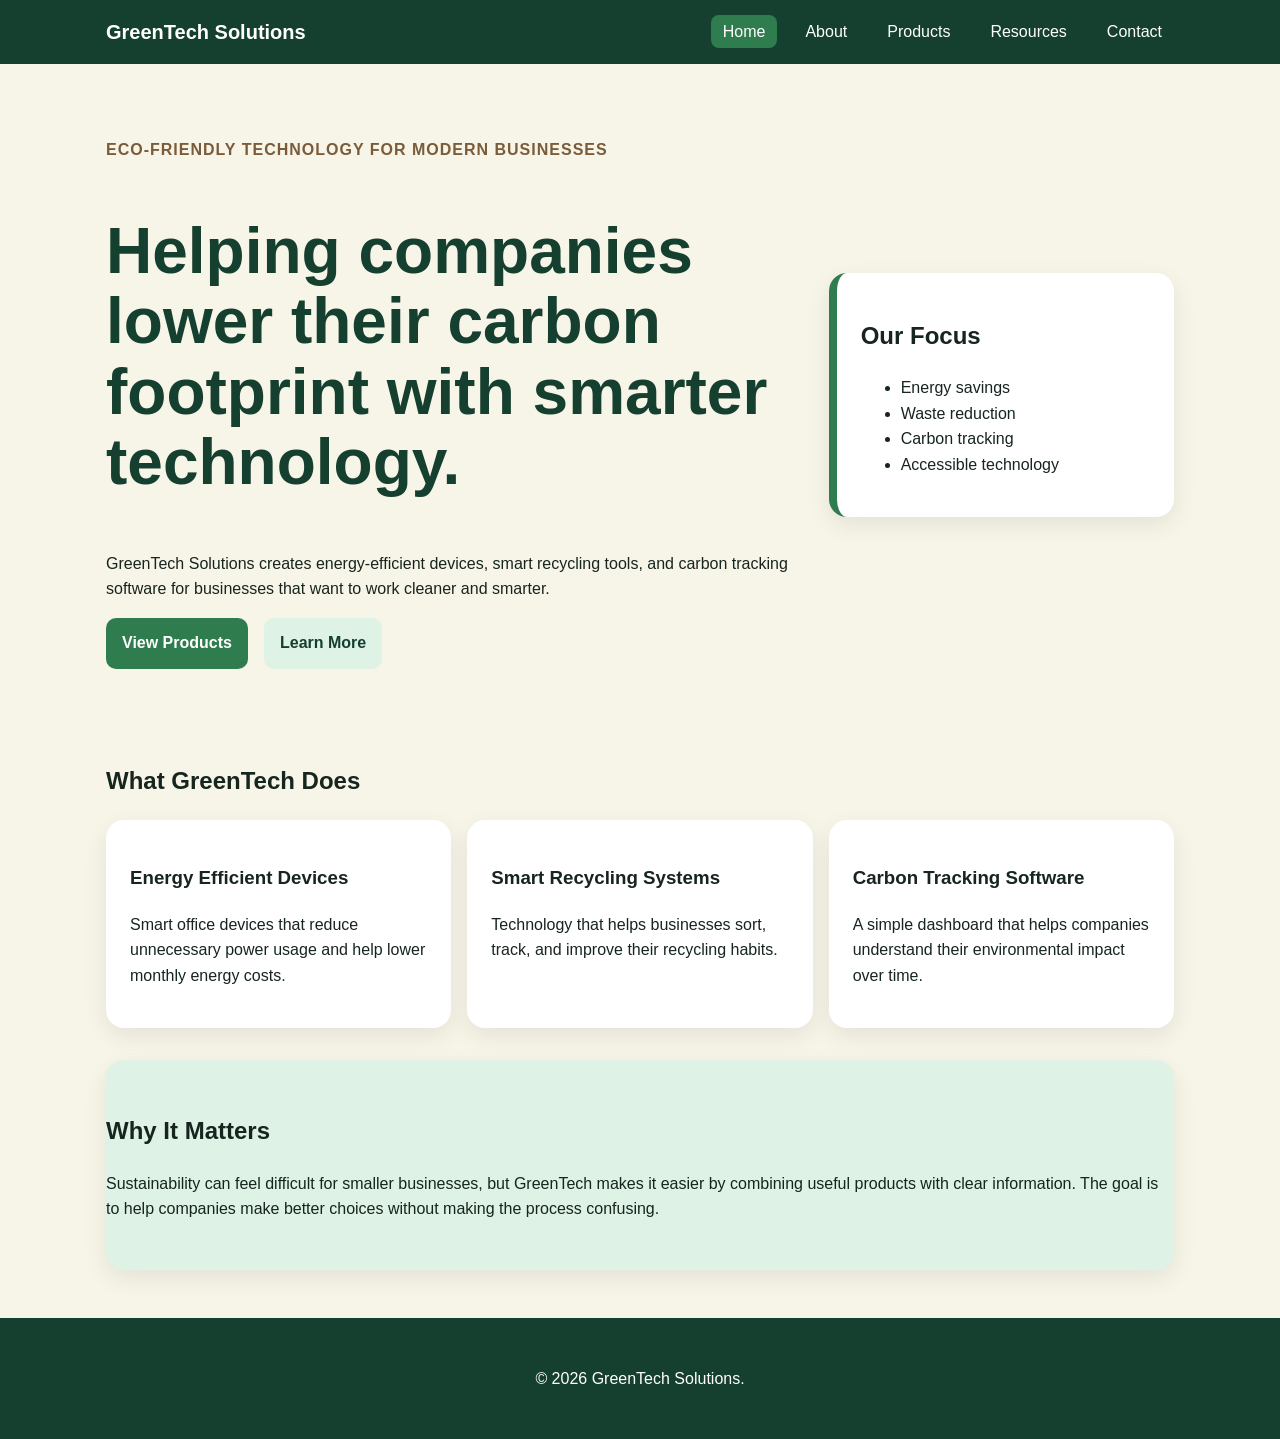
<file: index.html>
<!DOCTYPE html>
<html lang="en">
<head>
  <meta charset="UTF-8">
  <meta name="viewport" content="width=device-width, initial-scale=1.0">
  <title>GreenTech Solutions | Home</title>
  <link rel="stylesheet" href="css/styles.css">
</head>
<body>
  <a class="skip-link" href="#main-content">Skip to main content</a>

  <header>
    <nav class="navbar" aria-label="Main navigation">
      <a class="logo" href="index.html">GreenTech Solutions</a>
      <button class="menu-toggle" id="menuToggle" aria-label="Toggle navigation menu">☰</button>
      <ul class="nav-links" id="navLinks">
        <li><a href="index.html" class="active">Home</a></li>
        <li><a href="about.html">About</a></li>
        <li><a href="products.html">Products</a></li>
        <li><a href="resources.html">Resources</a></li>
        <li><a href="contact.html">Contact</a></li>
      </ul>
    </nav>
  </header>

  <main id="main-content">
    <section class="hero">
      <div class="hero-text">
        <p class="eyebrow">Eco-friendly technology for modern businesses</p>
        <h1>Helping companies lower their carbon footprint with smarter technology.</h1>
        <p>GreenTech Solutions creates energy-efficient devices, smart recycling tools, and carbon tracking software for businesses that want to work cleaner and smarter.</p>
        <div class="button-group">
          <a class="button primary" href="products.html">View Products</a>
          <a class="button secondary" href="resources.html">Learn More</a>
        </div>
      </div>
      <div class="hero-card" aria-label="Sustainability highlights">
        <h2>Our Focus</h2>
        <ul>
          <li>Energy savings</li>
          <li>Waste reduction</li>
          <li>Carbon tracking</li>
          <li>Accessible technology</li>
        </ul>
      </div>
    </section>

    <section class="section">
      <h2>What GreenTech Does</h2>
      <div class="card-grid">
        <article class="card">
          <h3>Energy Efficient Devices</h3>
          <p>Smart office devices that reduce unnecessary power usage and help lower monthly energy costs.</p>
        </article>
        <article class="card">
          <h3>Smart Recycling Systems</h3>
          <p>Technology that helps businesses sort, track, and improve their recycling habits.</p>
        </article>
        <article class="card">
          <h3>Carbon Tracking Software</h3>
          <p>A simple dashboard that helps companies understand their environmental impact over time.</p>
        </article>
      </div>
    </section>

    <section class="section highlight">
      <h2>Why It Matters</h2>
      <p>Sustainability can feel difficult for smaller businesses, but GreenTech makes it easier by combining useful products with clear information. The goal is to help companies make better choices without making the process confusing.</p>
    </section>
  </main>

  <footer>
    <p>&copy; 2026 GreenTech Solutions.</p>
  </footer>

  <script src="js/script.js"></script>
</body>
</html>
</file>
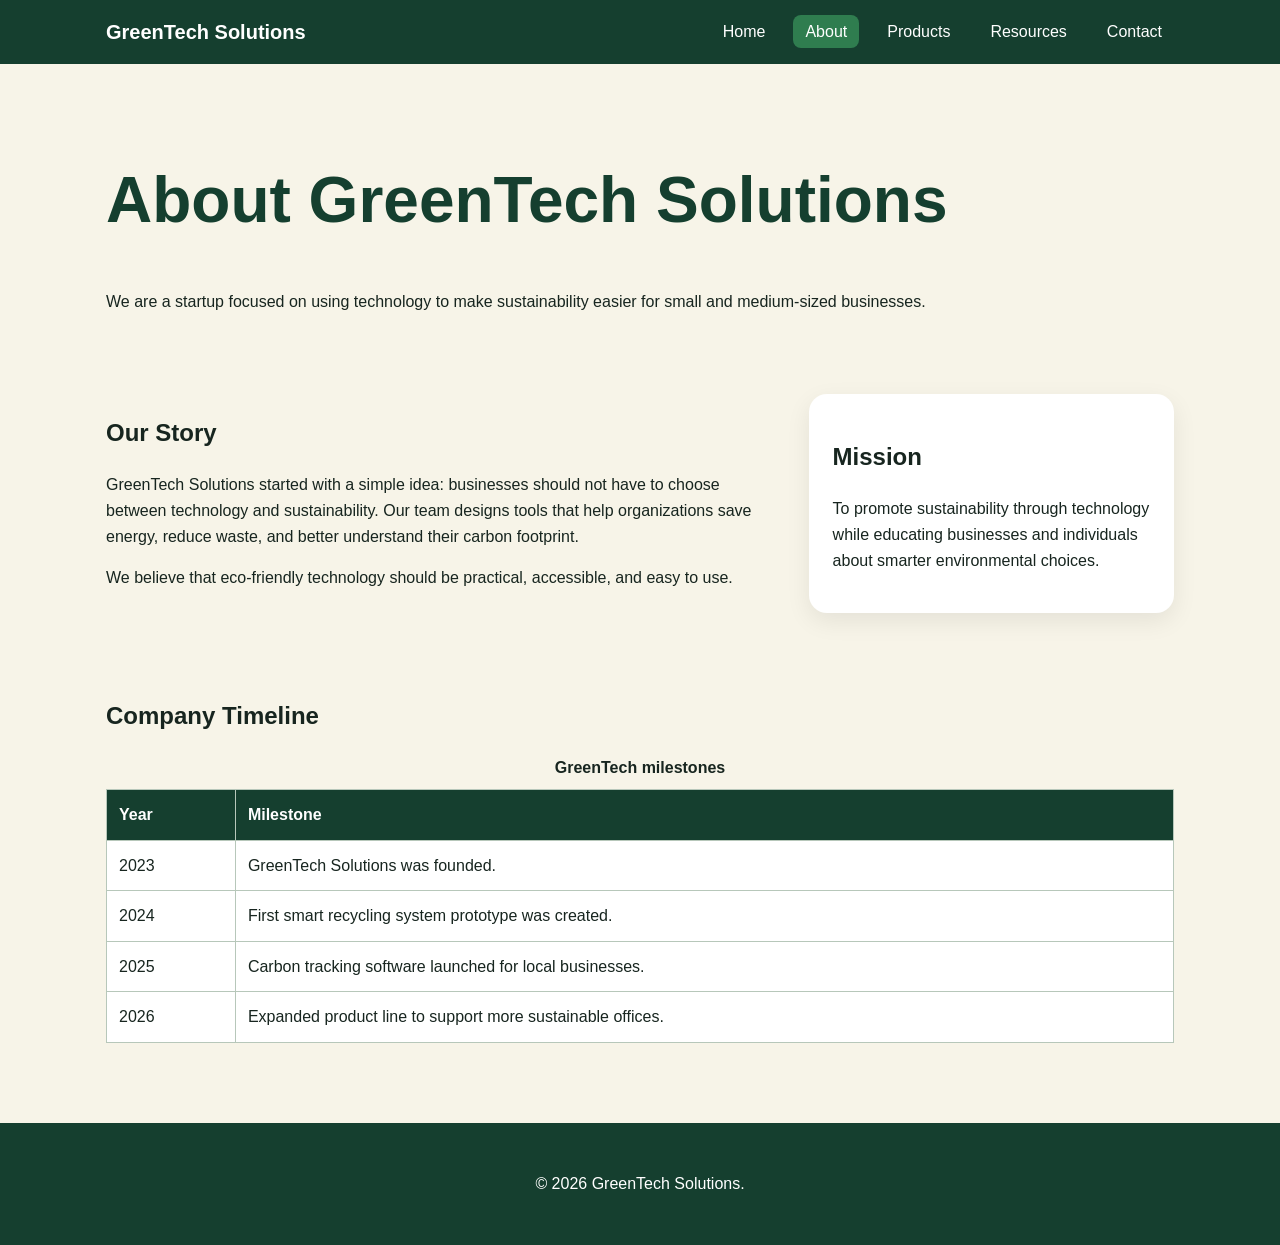
<file: about.html>
<!DOCTYPE html>
<html lang="en">
<head>
  <meta charset="UTF-8">
  <meta name="viewport" content="width=device-width, initial-scale=1.0">
  <title>GreenTech Solutions | About</title>
  <link rel="stylesheet" href="css/styles.css">
</head>
<body>
  <a class="skip-link" href="#main-content">Skip to main content</a>

  <header>
    <nav class="navbar" aria-label="Main navigation">
      <a class="logo" href="index.html">GreenTech Solutions</a>
      <button class="menu-toggle" id="menuToggle" aria-label="Toggle navigation menu">☰</button>
      <ul class="nav-links" id="navLinks">
        <li><a href="index.html">Home</a></li>
        <li><a href="about.html" class="active">About</a></li>
        <li><a href="products.html">Products</a></li>
        <li><a href="resources.html">Resources</a></li>
        <li><a href="contact.html">Contact</a></li>
      </ul>
    </nav>
  </header>

  <main id="main-content">
    <section class="page-header">
      <h1>About GreenTech Solutions</h1>
      <p>We are a startup focused on using technology to make sustainability easier for small and medium-sized businesses.</p>
    </section>

    <section class="section two-column">
      <div>
        <h2>Our Story</h2>
        <p>GreenTech Solutions started with a simple idea: businesses should not have to choose between technology and sustainability. Our team designs tools that help organizations save energy, reduce waste, and better understand their carbon footprint.</p>
        <p>We believe that eco-friendly technology should be practical, accessible, and easy to use.</p>
      </div>
      <div class="info-box">
        <h2>Mission</h2>
        <p>To promote sustainability through technology while educating businesses and individuals about smarter environmental choices.</p>
      </div>
    </section>

    <section class="section">
      <h2>Company Timeline</h2>
      <table>
        <caption>GreenTech milestones</caption>
        <thead>
          <tr>
            <th>Year</th>
            <th>Milestone</th>
          </tr>
        </thead>
        <tbody>
          <tr>
            <td>2023</td>
            <td>GreenTech Solutions was founded.</td>
          </tr>
          <tr>
            <td>2024</td>
            <td>First smart recycling system prototype was created.</td>
          </tr>
          <tr>
            <td>2025</td>
            <td>Carbon tracking software launched for local businesses.</td>
          </tr>
          <tr>
            <td>2026</td>
            <td>Expanded product line to support more sustainable offices.</td>
          </tr>
        </tbody>
      </table>
    </section>
  </main>

  <footer>
    <p>&copy; 2026 GreenTech Solutions.</p>
  </footer>

  <script src="js/script.js"></script>
</body>
</html>
</file>
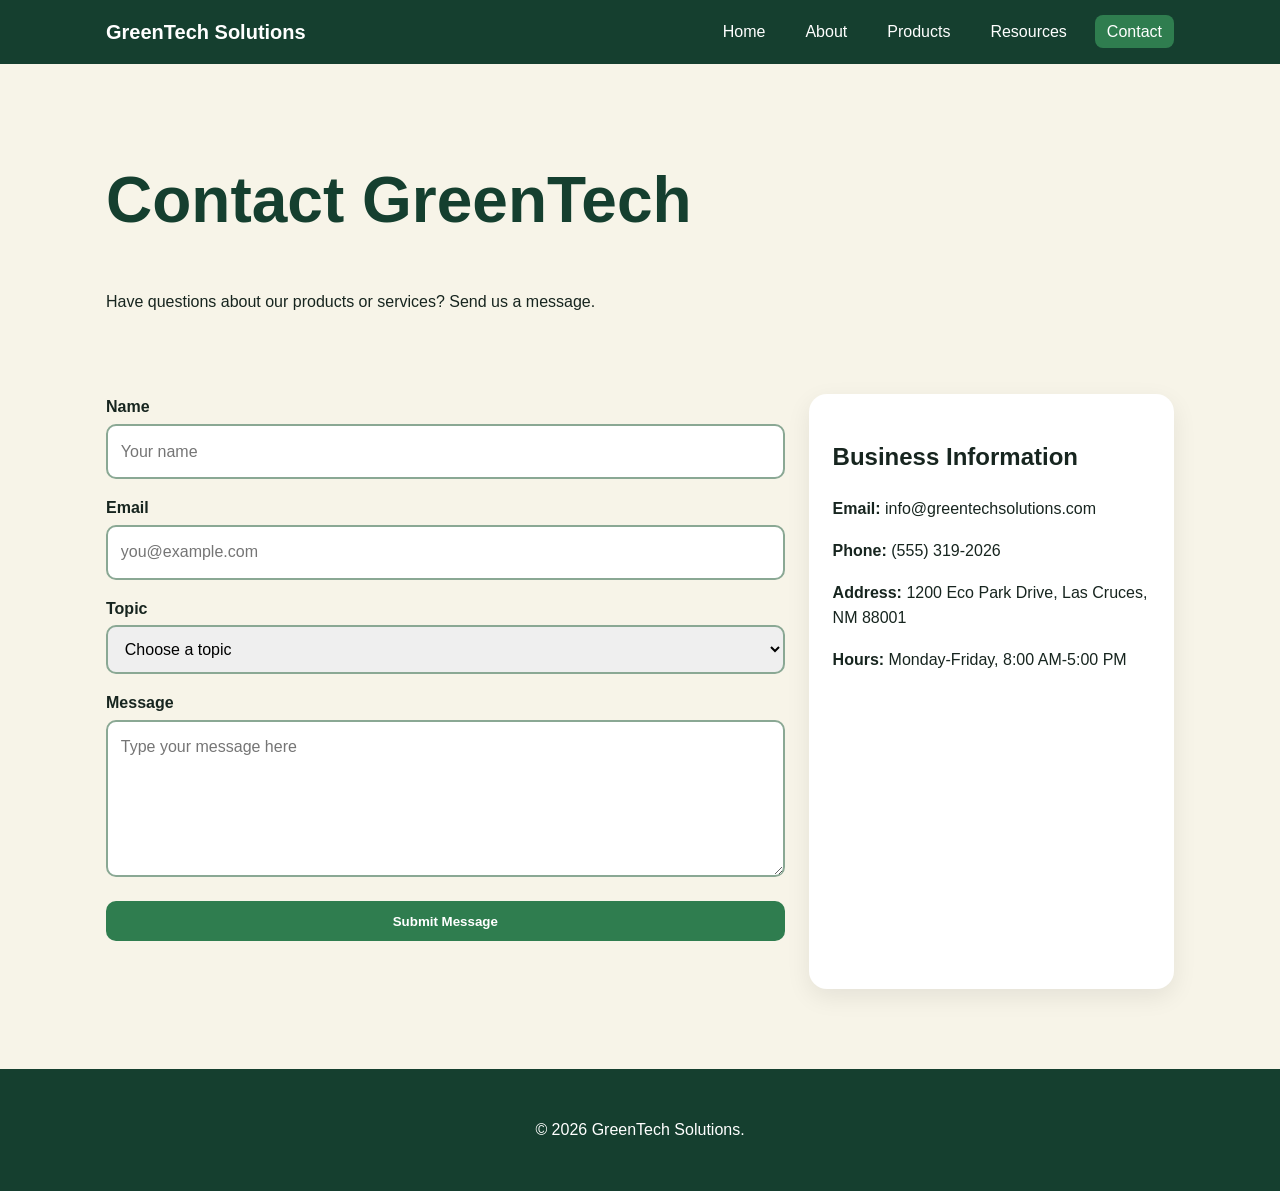
<file: contact.html>
<!DOCTYPE html>
<html lang="en">
<head>
  <meta charset="UTF-8">
  <meta name="viewport" content="width=device-width, initial-scale=1.0">
  <title>GreenTech Solutions | Contact</title>
  <link rel="stylesheet" href="css/styles.css">
</head>
<body>
  <a class="skip-link" href="#main-content">Skip to main content</a>

  <header>
    <nav class="navbar" aria-label="Main navigation">
      <a class="logo" href="index.html">GreenTech Solutions</a>
      <button class="menu-toggle" id="menuToggle" aria-label="Toggle navigation menu">☰</button>
      <ul class="nav-links" id="navLinks">
        <li><a href="index.html">Home</a></li>
        <li><a href="about.html">About</a></li>
        <li><a href="products.html">Products</a></li>
        <li><a href="resources.html">Resources</a></li>
        <li><a href="contact.html" class="active">Contact</a></li>
      </ul>
    </nav>
  </header>

  <main id="main-content">
    <section class="page-header">
      <h1>Contact GreenTech</h1>
      <p>Have questions about our products or services? Send us a message.</p>
    </section>

    <section class="section two-column">
      <form id="contactForm" class="contact-form">
        <div>
          <label for="name">Name</label>
          <input type="text" id="name" required placeholder="Your name">
        </div>

        <div>
          <label for="email">Email</label>
          <input type="email" id="email" required placeholder="you@example.com">
        </div>

        <div>
          <label for="topic">Topic</label>
          <select id="topic" required>
            <option value="">Choose a topic</option>
            <option>Products</option>
            <option>Consulting</option>
            <option>Newsletter</option>
            <option>Other</option>
          </select>
        </div>

        <div>
          <label for="message">Message</label>
          <textarea id="message" rows="5" required placeholder="Type your message here"></textarea>
        </div>

        <button type="submit" class="button primary">Submit Message</button>
        <p id="contactMessage" class="form-message" aria-live="polite"></p>
      </form>

      <aside class="info-box">
        <h2>Business Information</h2>
        <p><strong>Email:</strong> info@greentechsolutions.com</p>
        <p><strong>Phone:</strong> (555) 319-2026</p>
        <p><strong>Address:</strong> 1200 Eco Park Drive, Las Cruces, NM 88001</p>
        <p><strong>Hours:</strong> Monday-Friday, 8:00 AM-5:00 PM</p>
      </aside>
    </section>
  </main>

  <footer>
    <p>&copy; 2026 GreenTech Solutions.</p>
  </footer>

  <script src="js/script.js"></script>
</body>
</html>
</file>
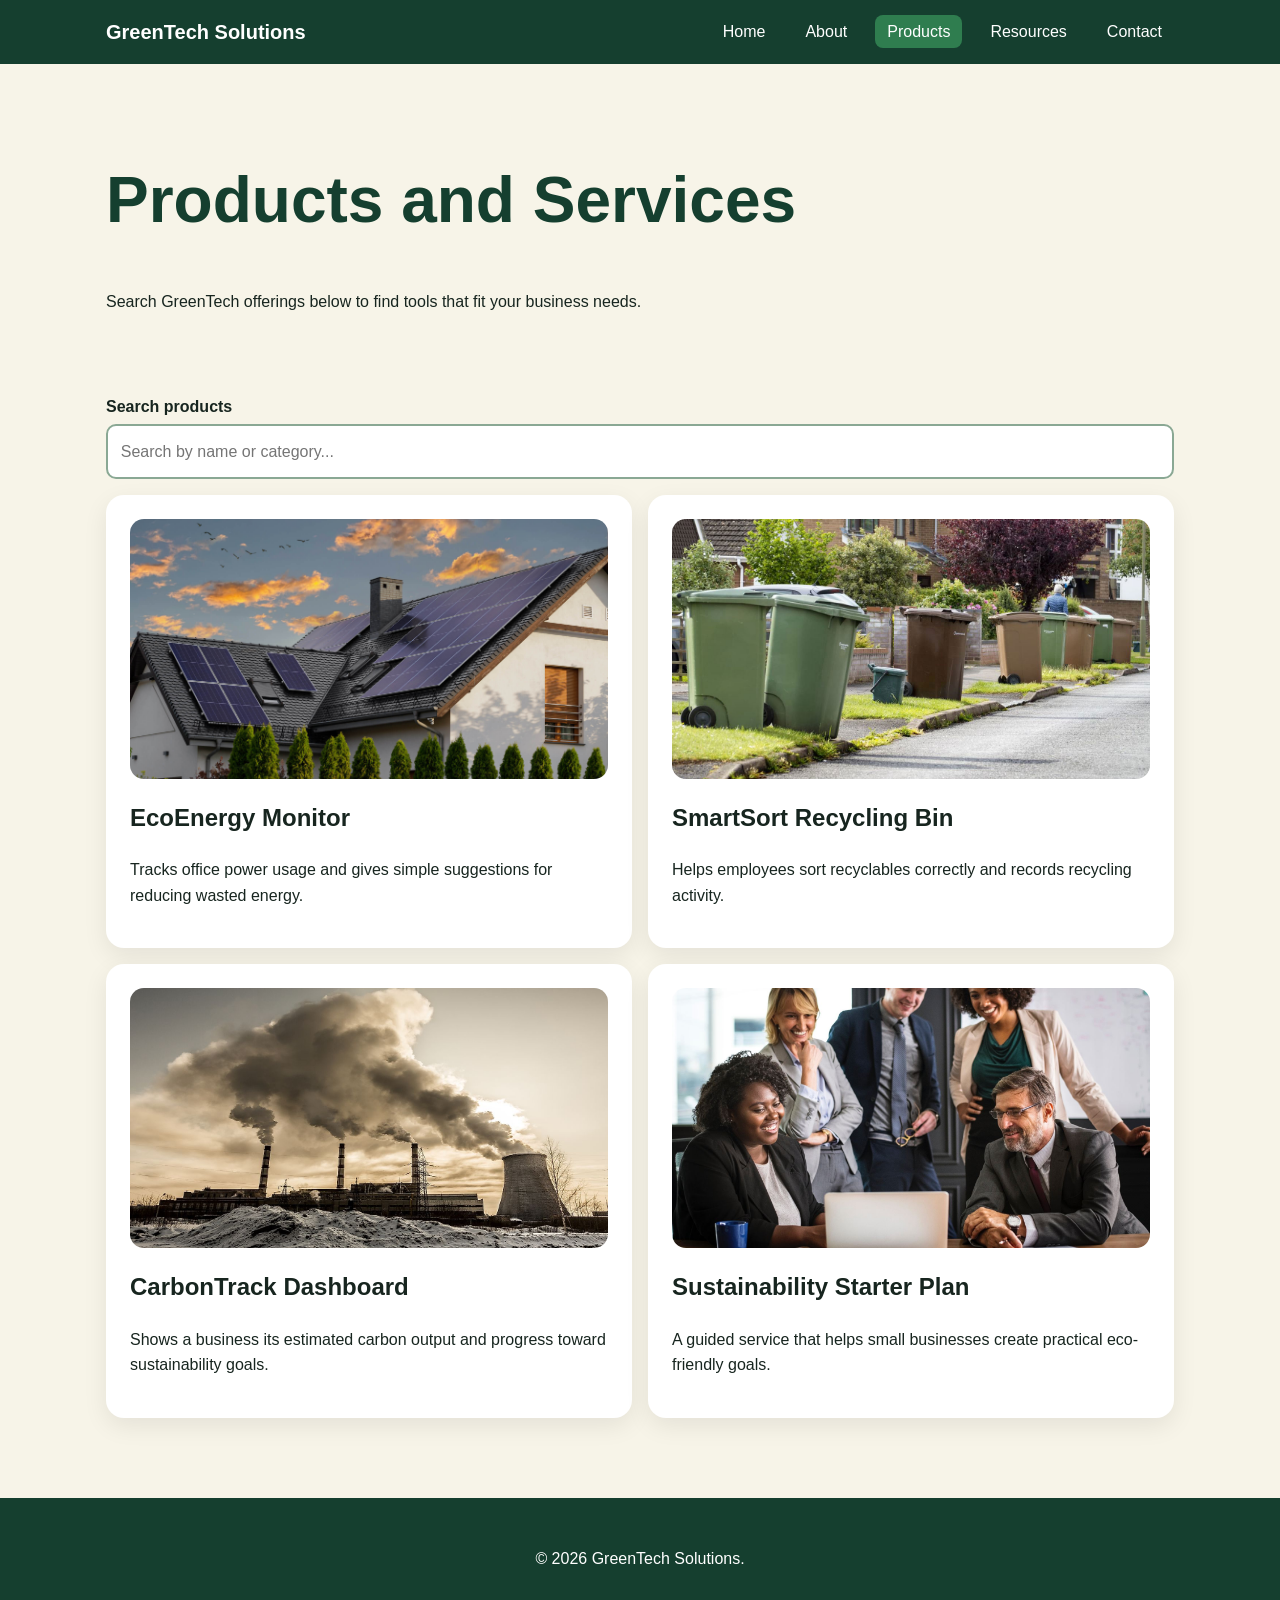
<file: products.html>
<!DOCTYPE html>
<html lang="en">
<head>
  <meta charset="UTF-8">
  <meta name="viewport" content="width=device-width, initial-scale=1.0">
  <title>GreenTech Solutions | Products</title>
  <link rel="stylesheet" href="css/styles.css">
</head>
<body>
  <a class="skip-link" href="#main-content">Skip to main content</a>

  <header>
    <nav class="navbar" aria-label="Main navigation">
      <a class="logo" href="index.html">GreenTech Solutions</a>
      <button class="menu-toggle" id="menuToggle" aria-label="Toggle navigation menu">☰</button>
      <ul class="nav-links" id="navLinks">
        <li><a href="index.html">Home</a></li>
        <li><a href="about.html">About</a></li>
        <li><a href="products.html" class="active">Products</a></li>
        <li><a href="resources.html">Resources</a></li>
        <li><a href="contact.html">Contact</a></li>
      </ul>
    </nav>
  </header>

  <main id="main-content">
    <section class="page-header">
      <h1>Products and Services</h1>
      <p>Search GreenTech offerings below to find tools that fit your business needs.</p>
    </section>

    <section class="section">
      <label for="productSearch" class="label">Search products</label>
      <input type="search" id="productSearch" placeholder="Search by name or category...">

      <div class="card-grid product-grid" id="productList">
        <article class="card product-card" data-name="energy monitor office device">
          <img src="images/Solar.jpg" alt="Energy monitoring device" class="product-image">
          <h2>EcoEnergy Monitor</h2>
          <p>Tracks office power usage and gives simple suggestions for reducing wasted energy.</p>
        </article>

        <article class="card product-card" data-name="smart recycling waste system">
          <img src="images/Recycle.jpg" alt="SmartSort Recycling Bin" class="product-image">
          <h2>SmartSort Recycling Bin</h2>
          <p>Helps employees sort recyclables correctly and records recycling activity.</p>
        </article>

        <article class="card product-card" data-name="carbon tracker software dashboard">
          <img src="images/carbon.jpg" alt="CarbonTrack Dashboard" class="product-image">
          <h2>CarbonTrack Dashboard</h2>
          <p>Shows a business its estimated carbon output and progress toward sustainability goals.</p>
        </article>

        <article class="card product-card" data-name="consulting sustainability planning">
          <img src="images/consulting.jpeg" alt="Sustainability Starter Plan" class="product-image">
          <h2>Sustainability Starter Plan</h2>
          <p>A guided service that helps small businesses create practical eco-friendly goals.</p>
        </article>
      </div>

      <p id="noResults" class="hidden">No products found. Try a different search term.</p>
    </section>
  </main>

  <footer>
    <p>&copy; 2026 GreenTech Solutions.</p>
  </footer>

  <script src="js/script.js"></script>
</body>
</html>
</file>
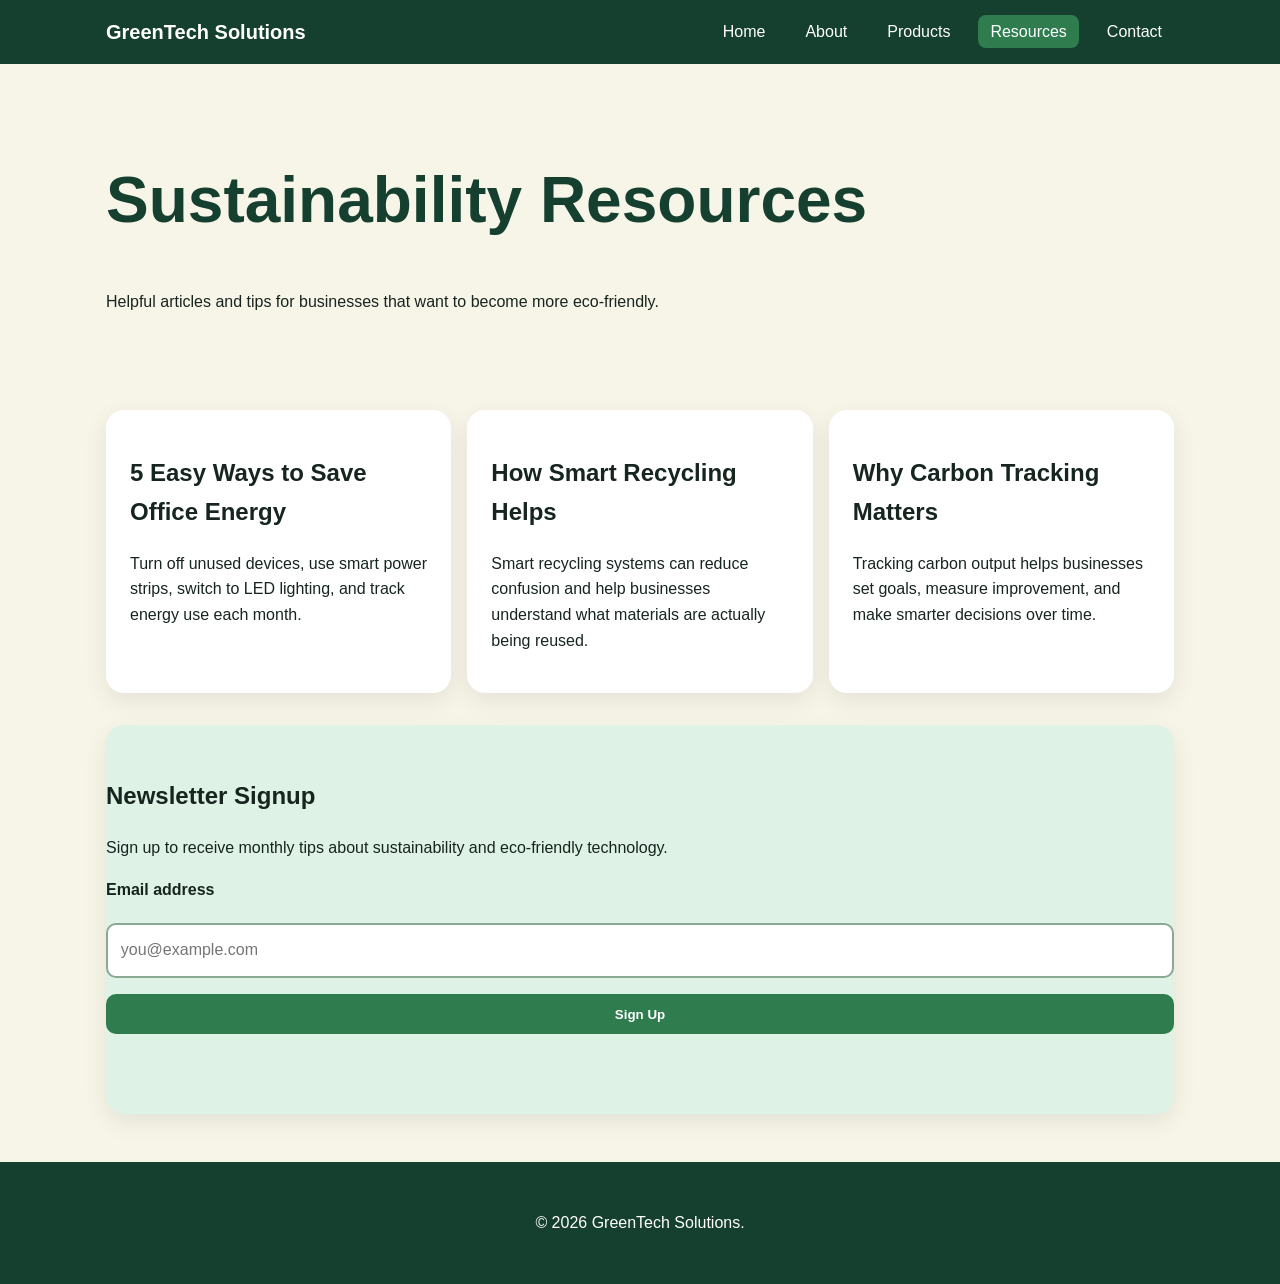
<file: resources.html>
<!DOCTYPE html>
<html lang="en">
<head>
  <meta charset="UTF-8">
  <meta name="viewport" content="width=device-width, initial-scale=1.0">
  <title>GreenTech Solutions | Resources</title>
  <link rel="stylesheet" href="css/styles.css">
</head>
<body>
  <a class="skip-link" href="#main-content">Skip to main content</a>

  <header>
    <nav class="navbar" aria-label="Main navigation">
      <a class="logo" href="index.html">GreenTech Solutions</a>
      <button class="menu-toggle" id="menuToggle" aria-label="Toggle navigation menu">☰</button>
      <ul class="nav-links" id="navLinks">
        <li><a href="index.html">Home</a></li>
        <li><a href="about.html">About</a></li>
        <li><a href="products.html">Products</a></li>
        <li><a href="resources.html" class="active">Resources</a></li>
        <li><a href="contact.html">Contact</a></li>
      </ul>
    </nav>
  </header>

  <main id="main-content">
    <section class="page-header">
      <h1>Sustainability Resources</h1>
      <p>Helpful articles and tips for businesses that want to become more eco-friendly.</p>
    </section>

    <section class="section card-grid">
      <article class="card">
        <h2>5 Easy Ways to Save Office Energy</h2>
        <p>Turn off unused devices, use smart power strips, switch to LED lighting, and track energy use each month.</p>
      </article>
      <article class="card">
        <h2>How Smart Recycling Helps</h2>
        <p>Smart recycling systems can reduce confusion and help businesses understand what materials are actually being reused.</p>
      </article>
      <article class="card">
        <h2>Why Carbon Tracking Matters</h2>
        <p>Tracking carbon output helps businesses set goals, measure improvement, and make smarter decisions over time.</p>
      </article>
    </section>

    <section class="section highlight">
      <h2>Newsletter Signup</h2>
      <p>Sign up to receive monthly tips about sustainability and eco-friendly technology.</p>
      <form id="newsletterForm" class="compact-form">
        <label for="newsletterEmail">Email address</label>
        <input type="email" id="newsletterEmail" required placeholder="you@example.com">
        <button type="submit" class="button primary">Sign Up</button>
        <p id="newsletterMessage" class="form-message" aria-live="polite"></p>
      </form>
    </section>
  </main>

  <footer>
    <p>&copy; 2026 GreenTech Solutions.</p>
  </footer>

  <script src="js/script.js"></script>
</body>
</html>
</file>
<file: css/styles.css>
* {
  box-sizing: border-box;
}

.product-image {
  width: 100%;
  height: 260px;
  object-fit: cover;
  object-position: center;
  border-radius: 14px;
  margin-bottom: 1rem;
  display: block;
}

.product-image {
  width: 100%;
  height: 260px;
  object-fit: cover;
  object-position: center;
  border-radius: 14px;
  margin-bottom: 1rem;
  display: block;
}

:root {
  --dark-green: #153f2f;
  --green: #2f7d4f;
  --light-green: #dff2e6;
  --cream: #f7f4e8;
  --earth: #7a5c3a;
  --white: #ffffff;
  --text: #17251f;
}

body {
  margin: 0;
  font-family: Arial, Helvetica, sans-serif;
  background: var(--cream);
  color: var(--text);
  line-height: 1.6;
}

.skip-link {
  position: absolute;
  left: -999px;
  top: 10px;
  background: var(--dark-green);
  color: var(--white);
  padding: 0.75rem;
  z-index: 1000;
}

.skip-link:focus {
  left: 10px;
}

header {
  background: var(--dark-green);
  color: var(--white);
  position: sticky;
  top: 0;
  z-index: 10;
}

.navbar {
  max-width: 1100px;
  margin: 0 auto;
  padding: 1rem;
  display: flex;
  justify-content: space-between;
  align-items: center;
}

.logo {
  color: var(--white);
  font-weight: bold;
  font-size: 1.25rem;
  text-decoration: none;
}

.nav-links {
  list-style: none;
  display: flex;
  gap: 1rem;
  margin: 0;
  padding: 0;
}

.nav-links a {
  color: var(--white);
  text-decoration: none;
  padding: 0.5rem 0.75rem;
  border-radius: 8px;
}

.nav-links a:hover,
.nav-links a:focus,
.nav-links .active {
  background: var(--green);
  outline: none;
}

.menu-toggle {
  display: none;
  background: var(--green);
  color: var(--white);
  border: 0;
  padding: 0.5rem 0.75rem;
  border-radius: 8px;
  font-size: 1.25rem;
}

main {
  max-width: 1100px;
  margin: 0 auto;
  padding: 1rem;
}

.hero {
  min-height: 70vh;
  display: grid;
  grid-template-columns: 2fr 1fr;
  gap: 2rem;
  align-items: center;
}

.hero h1,
.page-header h1 {
  font-size: clamp(2rem, 5vw, 4rem);
  line-height: 1.1;
  color: var(--dark-green);
}

.eyebrow {
  color: var(--earth);
  font-weight: bold;
  text-transform: uppercase;
  letter-spacing: 1px;
}

.hero-card,
.info-box,
.card,
.highlight {
  background: var(--white);
  border-radius: 18px;
  padding: 1.5rem;
  box-shadow: 0 8px 24px rgba(0, 0, 0, 0.08);
}

.hero-card {
  border-left: 8px solid var(--green);
}

.button-group {
  display: flex;
  gap: 1rem;
  flex-wrap: wrap;
}

.button {
  border: none;
  display: inline-block;
  padding: 0.8rem 1rem;
  border-radius: 10px;
  font-weight: bold;
  text-decoration: none;
  cursor: pointer;
}

.primary {
  background: var(--green);
  color: var(--white);
}

.secondary {
  background: var(--light-green);
  color: var(--dark-green);
}

.button:hover,
.button:focus {
  opacity: 0.9;
  outline: 3px solid var(--earth);
}

.section,
.page-header {
  padding: 2rem 0;
}

.card-grid {
  display: grid;
  grid-template-columns: repeat(3, 1fr);
  gap: 1rem;
  margin-top: 1rem;
}

.two-column {
  display: grid;
  grid-template-columns: 1.3fr 0.7fr;
  gap: 1.5rem;
}

.highlight {
  background: var(--light-green);
}

table {
  width: 100%;
  border-collapse: collapse;
  background: var(--white);
}

caption {
  font-weight: bold;
  margin-bottom: 0.5rem;
}

th,
td {
  border: 1px solid #b7c7ba;
  padding: 0.75rem;
  text-align: left;
}

th {
  background: var(--dark-green);
  color: var(--white);
}

input,
select,
textarea {
  width: 100%;
  padding: 0.8rem;
  border: 2px solid #8aa894;
  border-radius: 10px;
  margin-top: 0.25rem;
  font: inherit;
}

input:focus,
select:focus,
textarea:focus {
  outline: 3px solid var(--green);
}

.label,
label {
  font-weight: bold;
}

.contact-form,
.compact-form {
  display: grid;
  gap: 1rem;
}

.product-grid {
  grid-template-columns: repeat(2, 1fr);
}

.form-message {
  font-weight: bold;
  color: var(--dark-green);
}

.hidden {
  display: none;
}

footer {
  text-align: center;
  padding: 2rem 1rem;
  background: var(--dark-green);
  color: var(--white);
  margin-top: 2rem;
}

@media (max-width: 760px) {
  .menu-toggle {
    display: block;
  }

  .nav-links {
    display: none;
    position: absolute;
    right: 1rem;
    top: 70px;
    background: var(--dark-green);
    flex-direction: column;
    width: 220px;
    padding: 1rem;
    border-radius: 12px;
  }

  .nav-links.show {
    display: flex;
  }

  .hero,
  .two-column,
  .card-grid,
  .product-grid {
    grid-template-columns: 1fr;
  }

  .hero {
    min-height: auto;
    padding: 2rem 0;
  }
}
</file>
